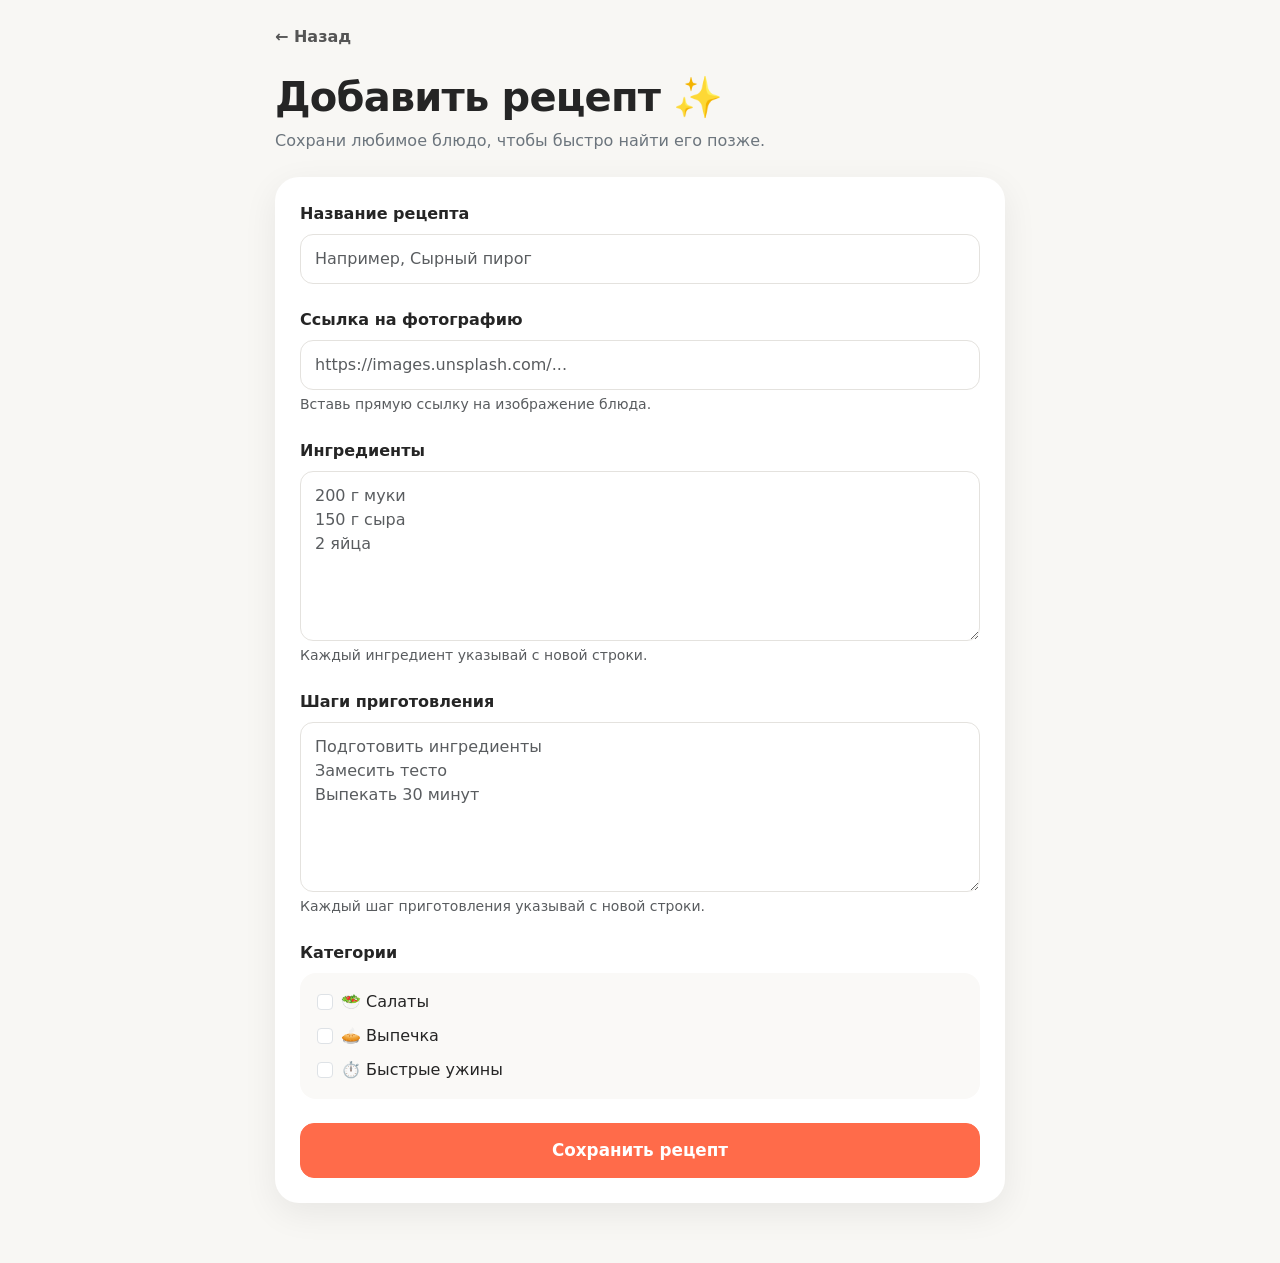
<file: add.html>
<!DOCTYPE html>
<html lang="ru">

<head>

    <meta charset="UTF-8">

    <meta name="viewport" content="width=device-width, initial-scale=1.0">

    <title>BiteBox — Добавить рецепт</title>

    <!-- Bootstrap 5 -->
    <link
        href="https://cdn.jsdelivr.net/npm/bootstrap@5.3.3/dist/css/bootstrap.min.css"
        rel="stylesheet"
    >

    <!-- Наш CSS -->
    <link
        href="css/style.css"
        rel="stylesheet"
    >

</head>

<body>


<main class="page-wrapper">


    <!-- КНОПКА НАЗАД -->

    <a
        href="index.html"
        class="back-link d-inline-block mb-4"
    >
        ← Назад
    </a>


    <!-- ЗАГОЛОВОК -->

    <div class="mb-4">

        <h1 class="page-title mb-2">
            Добавить рецепт ✨
        </h1>

        <p class="text-secondary mb-0">
            Сохрани любимое блюдо,
            чтобы быстро найти его позже.
        </p>

    </div>


    <!-- ФОРМА -->

    <form id="recipeForm" class="form-card">


        <!-- НАЗВАНИЕ -->

        <div class="mb-4">

            <label
                for="recipeName"
                class="form-label"
            >
                Название рецепта
            </label>

            <input
                type="text"
                class="form-control"
                id="recipeName"
                placeholder="Например, Сырный пирог"
                required
            >

        </div>


        <!-- ФОТОГРАФИЯ -->

        <div class="mb-4">

            <label
                for="recipeImage"
                class="form-label"
            >
                Ссылка на фотографию
            </label>

            <input
                type="url"
                class="form-control"
                id="recipeImage"
                placeholder="https://images.unsplash.com/..."
            >

            <div class="form-text">
                Вставь прямую ссылку на изображение блюда.
            </div>

        </div>


        <!-- ИНГРЕДИЕНТЫ -->

        <div class="mb-4">

            <label
                for="recipeIngredients"
                class="form-label"
            >
                Ингредиенты
            </label>

            <textarea
                class="form-control"
                id="recipeIngredients"
                placeholder="200 г муки&#10;150 г сыра&#10;2 яйца"
                rows="6"
                required
            ></textarea>

            <div class="form-text">
                Каждый ингредиент указывай с новой строки.
            </div>

        </div>


        <!-- ШАГИ ПРИГОТОВЛЕНИЯ -->

        <div class="mb-4">

            <label
                for="recipeSteps"
                class="form-label"
            >
                Шаги приготовления
            </label>

            <textarea
                class="form-control"
                id="recipeSteps"
                placeholder="Подготовить ингредиенты&#10;Замесить тесто&#10;Выпекать 30 минут"
                rows="6"
                required
            ></textarea>

            <div class="form-text">
                Каждый шаг приготовления указывай с новой строки.
            </div>

        </div>


        <!-- КАТЕГОРИИ -->

        <div class="mb-4">

            <label class="form-label d-block">
                Категории
            </label>

            <div class="category-box">


                <!-- САЛАТЫ -->

                <div class="form-check">

                    <input
                        class="form-check-input"
                        type="checkbox"
                        name="category"
                        value="Салаты"
                        id="tagSalads"
                    >

                    <label
                        class="form-check-label"
                        for="tagSalads"
                    >
                        🥗 Салаты
                    </label>

                </div>


                <!-- ВЫПЕЧКА -->

                <div class="form-check">

                    <input
                        class="form-check-input"
                        type="checkbox"
                        name="category"
                        value="Выпечка"
                        id="tagBaking"
                    >

                    <label
                        class="form-check-label"
                        for="tagBaking"
                    >
                        🥧 Выпечка
                    </label>

                </div>


                <!-- БЫСТРЫЕ УЖИНЫ -->

                <div class="form-check">

                    <input
                        class="form-check-input"
                        type="checkbox"
                        name="category"
                        value="Быстрые ужины"
                        id="tagQuick"
                    >

                    <label
                        class="form-check-label"
                        for="tagQuick"
                    >
                        ⏱️ Быстрые ужины
                    </label>

                </div>


            </div>

        </div>


        <!-- СОХРАНЕНИЕ -->

        <button
            type="submit"
            class="btn btn-primary save-btn w-100"
        >
            Сохранить рецепт
        </button>


    </form>

</main>


<!-- JavaScript -->

<script src="js/app.js"></script>

</body>

</html>
</file>
<file: css/style.css>
/* =========================================
   BITEBOX
   Общие переменные
========================================= */

:root {
    --bb-primary: #ff6b4a;
    --bb-primary-dark: #e95738;

    --bb-bg: #f8f7f4;

    --bb-text: #252525;
    --bb-muted: #777;
}


/* =========================================
   БАЗОВЫЕ СТИЛИ
========================================= */

body {
    background: var(--bb-bg);
    color: var(--bb-text);

    font-family:
        Inter,
        system-ui,
        -apple-system,
        BlinkMacSystemFont,
        "Segoe UI",
        sans-serif;
}


/* =========================================
   КНОПКИ
========================================= */

.btn-primary {
    background: var(--bb-primary);
    border-color: var(--bb-primary);
}

.btn-primary:hover,
.btn-primary:focus {
    background: var(--bb-primary-dark);
    border-color: var(--bb-primary-dark);
}


/* =========================================
   НАВИГАЦИЯ
========================================= */

.navbar {
    background: rgba(255, 255, 255, .94);

    backdrop-filter: blur(12px);

    border-bottom: 1px solid #eee;
}

.brand {
    color: var(--bb-text);

    font-size: 1.45rem;
    font-weight: 800;

    letter-spacing: -0.5px;

    text-decoration: none;
}

.brand span {
    color: var(--bb-primary);
}


/* =========================================
   ГЛАВНАЯ СТРАНИЦА
========================================= */

.hero {
    padding: 42px 0 25px;
}

.hero h1 {
    font-weight: 800;

    letter-spacing: -1px;
}

.hero p {
    color: var(--bb-muted);
}


/* =========================================
   ФИЛЬТРЫ
========================================= */

.filter-scroll {
    display: flex;

    gap: 10px;

    overflow-x: auto;

    padding-bottom: 8px;

    scrollbar-width: none;
}

.filter-scroll::-webkit-scrollbar {
    display: none;
}

.filter-btn {
    white-space: nowrap;

    border: 1px solid #e5e3df;

    background: white;
    color: #555;

    border-radius: 999px;

    padding: 9px 17px;

    transition: .2s;
}

.filter-btn:hover,
.filter-btn.active {
    background: var(--bb-text);

    border-color: var(--bb-text);

    color: white;
}


/* =========================================
   КАРТОЧКИ РЕЦЕПТОВ
========================================= */

.recipe-card {
    border: 0;

    border-radius: 20px;

    overflow: hidden;

    background: #fff;

    box-shadow:
        0 8px 28px rgba(0, 0, 0, .07);

    transition:
        transform .2s ease,
        box-shadow .2s ease;

    height: 100%;
}

.recipe-card:hover {
    transform: translateY(-5px);

    box-shadow:
        0 14px 35px rgba(0, 0, 0, .11);
}

.recipe-image {
    width: 100%;

    height: 240px;

    object-fit: cover;
}

.recipe-card .card-body {
    padding: 20px;
}

.recipe-card h5 {
    font-weight: 750;

    margin-bottom: 12px;
}

.recipe-card .btn {
    border-radius: 12px;
}


/* =========================================
   ТЕГИ
========================================= */

.badge-tag {
    background: #f1f0ed;

    color: #5f5c57;

    font-weight: 500;

    padding: 7px 10px;

    border-radius: 999px;
}


/* =========================================
   КНОПКА НАЗАД
========================================= */

.back-link {
    color: #555;

    text-decoration: none;

    font-weight: 600;
}

.back-link:hover {
    color: var(--bb-primary);
}


/* =========================================
   СТРАНИЦА ДОБАВЛЕНИЯ
========================================= */

.page-wrapper {
    max-width: 760px;

    margin: 0 auto;

    padding: 25px 15px 60px;
}

.page-title {
    font-weight: 800;

    letter-spacing: -.8px;
}


/* =========================================
   ФОРМА
========================================= */

.form-card {
    background: white;

    border: 0;

    border-radius: 24px;

    padding: 25px;

    box-shadow:
        0 10px 35px rgba(0, 0, 0, .07);
}

.form-label {
    font-weight: 650;

    margin-bottom: 8px;
}

.form-control {
    border: 1px solid #e4e2de;

    border-radius: 13px;

    padding: 12px 14px;
}

.form-control:focus {
    border-color: var(--bb-primary);

    box-shadow:
        0 0 0 .2rem rgba(255, 107, 74, .12);
}

textarea.form-control {
    min-height: 150px;

    resize: vertical;
}


/* =========================================
   КАТЕГОРИИ
========================================= */

.category-box {
    background: #faf9f7;

    border-radius: 16px;

    padding: 17px;
}

.form-check {
    margin-bottom: 10px;
}

.form-check:last-child {
    margin-bottom: 0;
}

.form-check-input {
    cursor: pointer;
}

.form-check-input:checked {
    background-color: var(--bb-primary);

    border-color: var(--bb-primary);
}


/* =========================================
   КНОПКА СОХРАНЕНИЯ
========================================= */

.save-btn {
    background: var(--bb-primary);

    border-color: var(--bb-primary);

    border-radius: 14px;

    padding: 14px;

    font-size: 1.05rem;

    font-weight: 700;
}

.save-btn:hover {
    background: var(--bb-primary-dark);

    border-color: var(--bb-primary-dark);
}


/* =========================================
   СТРАНИЦА ПРОСМОТРА РЕЦЕПТА
========================================= */

.recipe-wrapper {
    max-width: 900px;

    margin: 0 auto;

    padding: 25px 15px 60px;
}

.recipe-hero {
    background: white;

    border-radius: 25px;

    overflow: hidden;

    box-shadow:
        0 10px 35px rgba(0, 0, 0, .08);
}

.hero-image {
    width: 100%;

    height: 460px;

    object-fit: cover;
}

.recipe-header {
    padding: 28px;
}

.recipe-title {
    font-size: clamp(2rem, 5vw, 3.2rem);

    font-weight: 850;

    letter-spacing: -1.5px;
}


/* =========================================
   БЛОКИ ИНГРЕДИЕНТОВ И ШАГОВ
========================================= */

.content-card {
    background: white;

    border-radius: 22px;

    padding: 25px;

    box-shadow:
        0 8px 28px rgba(0, 0, 0, .06);

    height: 100%;
}

.content-card h2 {
    font-size: 1.35rem;

    font-weight: 800;

    margin-bottom: 20px;
}


/* =========================================
   СПИСОК ИНГРЕДИЕНТОВ
========================================= */

.ingredients-list {
    list-style: none;

    padding: 0;

    margin: 0;
}

.ingredients-list li {
    padding: 12px 0;

    border-bottom: 1px solid #eee;

    color: #555;
}

.ingredients-list li:last-child {
    border-bottom: 0;
}

.ingredients-list li::before {
    content: "✓";

    color: var(--bb-primary);

    font-weight: 800;

    margin-right: 10px;
}


/* =========================================
   ШАГИ ПРИГОТОВЛЕНИЯ
========================================= */

.steps-list {
    padding-left: 0;

    list-style: none;

    counter-reset: steps;

    margin: 0;
}

.steps-list li {
    counter-increment: steps;

    position: relative;

    padding: 0 0 20px 50px;

    color: #555;
}

.steps-list li:not(:last-child) {
    margin-bottom: 8px;
}

.steps-list li::before {
    content: counter(steps);

    position: absolute;

    left: 0;
    top: -2px;

    width: 34px;
    height: 34px;

    border-radius: 50%;

    background: #fff0ec;

    color: var(--bb-primary);

    display: flex;

    align-items: center;
    justify-content: center;

    font-weight: 800;
}


/* =========================================
   АДАПТИВНОСТЬ
========================================= */

@media (max-width: 767px) {

    .hero-image {
        height: 300px;
    }

    .recipe-header {
        padding: 22px;
    }

    .content-card {
        padding: 21px;
    }

}


@media (max-width: 575px) {

    .recipe-image {
        height: 220px;
    }

    .hero {
        padding-top: 30px;
    }

    .form-card {
        padding: 20px;
    }

}
</file>
